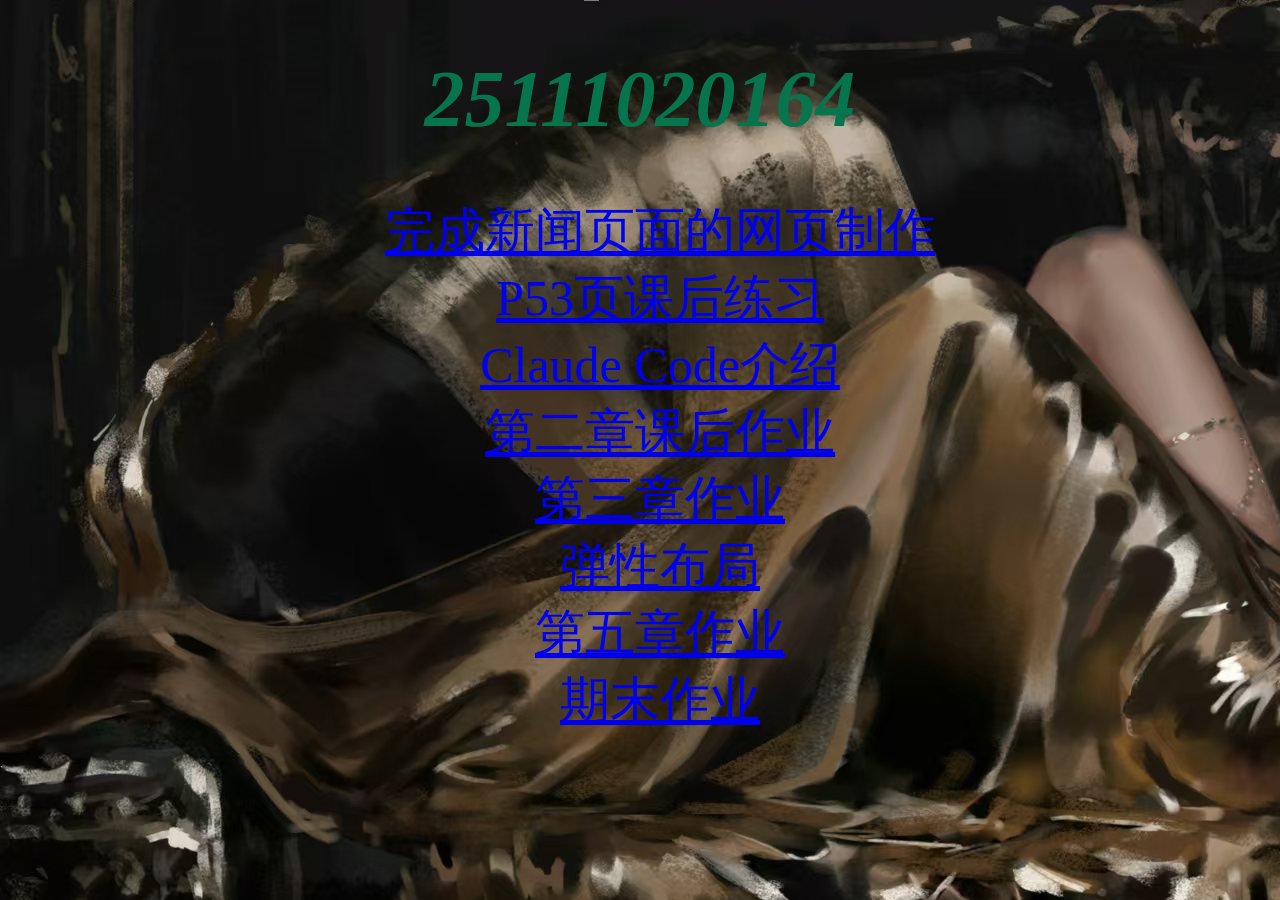
<file: index.html>
<!DOCTYPE html>
<html lang="en">
<head>
    <meta charset="UTF-8">
    <meta name="viewport" content="width=device-width, initial-scale=1.0">
    <title>作业</title>
    <style>
        body{
            background-image: url(./g.jpg);
        }
        #a{
            h1{
                font-size: 80px;
            }
            text-align: center;
            ol{
                list-style: none;
                li{
                    font-size: 50px;
                }
            }
        }
    </style>
</head>
<body>
    <div id="a">
        <h1 style="color: rgb(6, 116, 77);"><i>25111020164</i></h1>
    <ol style="font-family: 楷体;color: rgb(255, 174, 0);">
        <li>
            <a href="./作业/HW-1/a.html">完成新闻页面的网页制作</a>
        </li>
        <li>
            <a href="./作业/HW-2/zuoye.html">P53页课后练习</a>
        </li>
        <li>
            <a href="./作业/HW-3/css.html">Claude Code介绍</a>
        </li>
        <li>
            <a href="./作业/HW-4/taidu.html">第二章课后作业</a>
        </li>
        <li>
            <a href="./作业/HW-5/hezi.html">第三章作业</a>
        </li>
        <li>
            <a href="./作业/HW-6/float.html">弹性布局</a>
        </li>
        <li>
            <a href="./作业/HW-7/user.html">第五章作业</a>
        </li>
        <li>
            <a href="./作业/期末大作业/首页.html">期末作业</a>
        </li>
    </ol>
    </div>
    
</body>
</html>
</file>
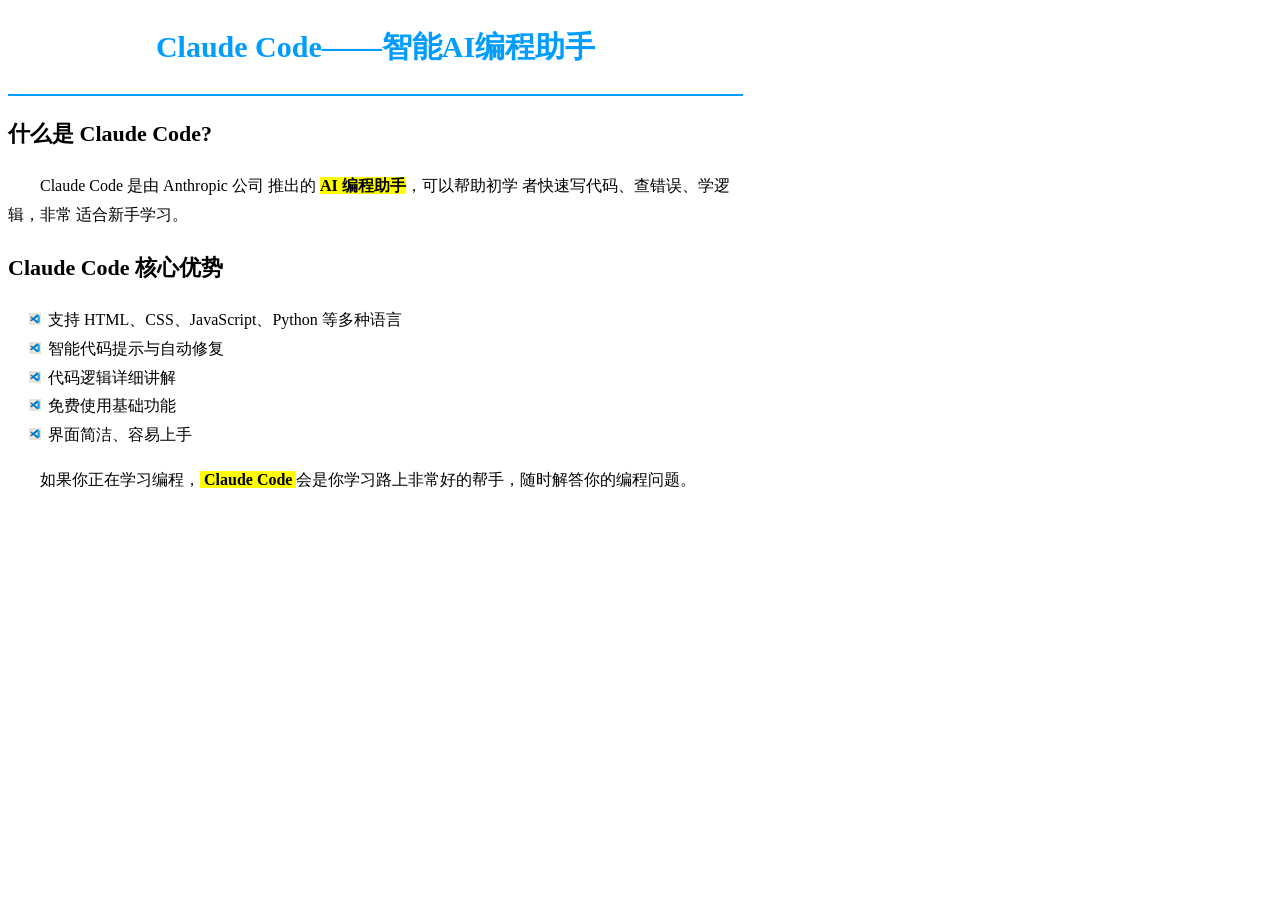
<file: 作业/HW-3/css.html>
<!DOCTYPE html>
<html lang="en">
<head>
    <meta charset="UTF-8">
    <meta name="viewport" content="width=device-width, initial-scale=1.0">
    <title>Claude Code介绍</title>
    <style>
        *{
            line-height: 1.8;
            width: 735px;
        }
        h1{
            text-align: center;
            color: rgb(0, 157, 255);
            font-size: 30px;
        }
        h2{
            font-size: 22px;
        }
        p{
            font-size: 16px;
            text-indent: 2em;
        }
        ul{
            list-style: none;
            list-style-image: url(./vs.jpg);
        }
        #h{
            border: none;
            height: 2px;
            background-color: rgb(0, 157,255);
        }
        .CC{
            background-color: rgb(255, 255, 0);
            font-weight: bold;
        }
    </style>
</head>
<body>
    <h1>Claude Code——智能AI编程助手</h1>
       <hr id="h">
    <h2>什么是 Claude Code?</h2>
    <p>
        Claude Code 是由 Anthropic 公司
        推出的 <span class="CC">AI 编程助手</span>，可以帮助初学
        者快速写代码、查错误、学逻辑，非常
        适合新手学习。
    </p>
    <h2>Claude Code 核心优势</h2>
    <ul>
        <li>
            支持 HTML、CSS、JavaScript、Python 等多种语言
        </li>
        <li>
            智能代码提示与自动修复

        </li>
        <li>
            代码逻辑详细讲解
        </li>
        <li>
            免费使用基础功能
        </li>
        <li>
            界面简洁、容易上手
        </li>
    </ul>
    <p>
        如果你正在学习编程，<span class="CC"> Claude Code </span>会是你学习路上非常好的帮手，随时解答你的编程问题。
    </p>
</body>
</html>
</file>
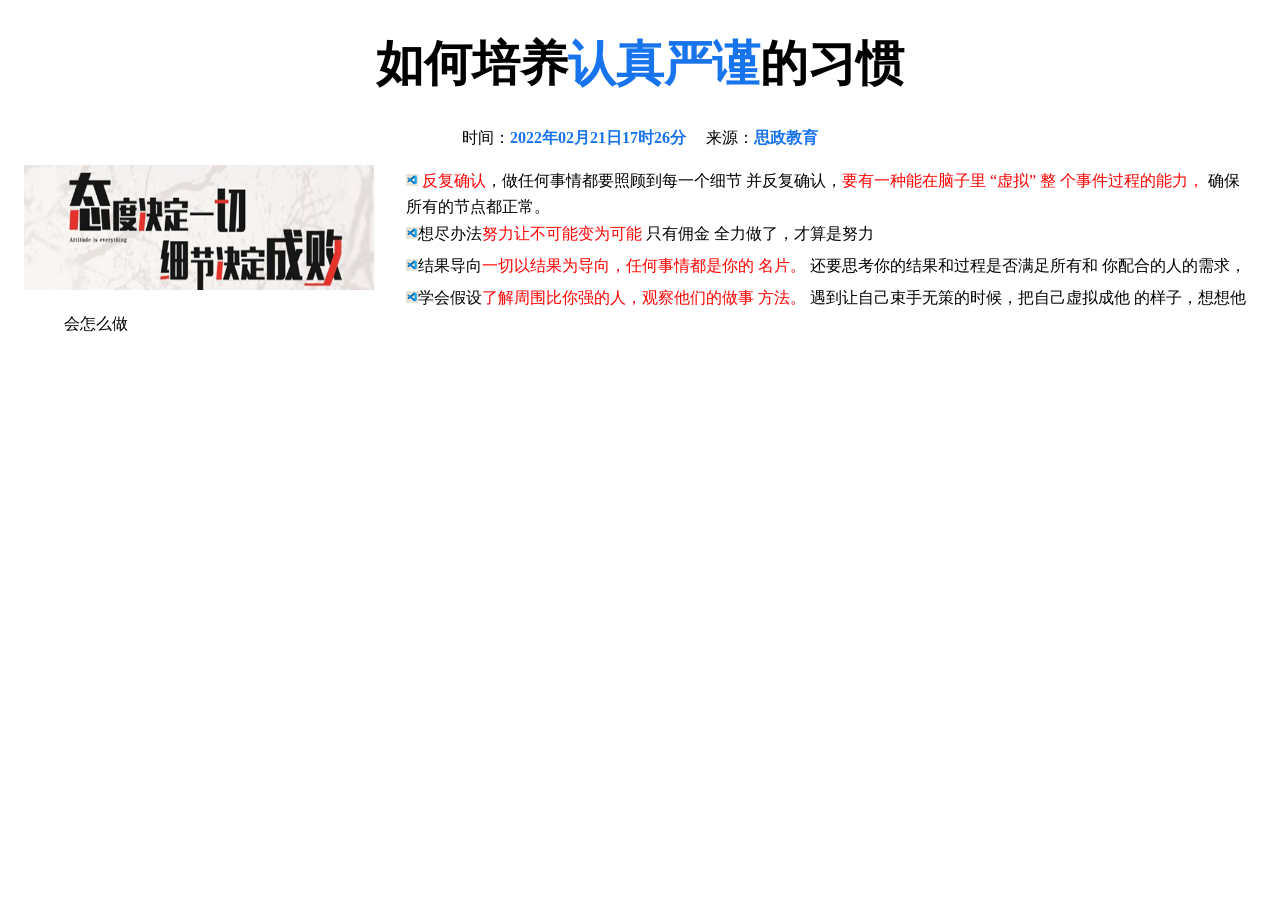
<file: 作业/HW-4/taidu.html>
<!DOCTYPE html>
<html lang="en">
<head>
    <meta charset="UTF-8">
    <meta name="viewport" content="width=device-width, initial-scale=1.0">
    <title>第二章课后作业</title>
    <style>
        #d1{
            text-align: center;
            h1{
                font-family: 楷体;
                font-size: 3em;
            }
            p{
                font-family: 宋体;
            }
            p>span{
                font-weight:bold;
            }
        }
        #d1 span{
            color: rgb(24, 116, 236);
        }
        #d2{
            
            margin: 1em;
            dl>dd:before {
                content: url(./vs.jpg);
                line-height: 2em;
            }
            img{
                margin-right: 2em;
                width: 350px;
                height: 125px;
                float: left;
            }
        }
        #d2 span{
            color: red;
        }
    </style>
</head>
<body>
    <div id="d1">
        <h1>如何培养<span>认真严谨</span>的习惯</h1>
        <p>
            时间：<span>2022年02月21日17时26分</span> &emsp;来源：<span>思政教育</span> 
        </p>
    </div>
    <div id="d2">
        <img src="./tai.jpg" alt="">
        <dl>
            <dd>
                <span>反复确认</span>，做任何事情都要照顾到每一个细节
                并反复确认，<span>要有一种能在脑子里 “虚拟” 整
                个事件过程的能力，</span> 确保所有的节点都正常。
            </dd>
            <dd>想尽办法<span>努力让不可能变为可能</span> 只有佣金
                全力做了，才算是努力
            </dd>
            <dd>结果导向<span>一切以结果为导向，任何事情都是你的
                名片。</span> 还要思考你的结果和过程是否满足所有和
                你配合的人的需求，
            </dd>
            <dd>学会假设<span>了解周围比你强的人，观察他们的做事
                方法。</span> 遇到让自己束手无策的时候，把自己虚拟成他
                的样子，想想他会怎么做
            </dd>
        </dl>
    </div>
    
</body>
</html>
</file>
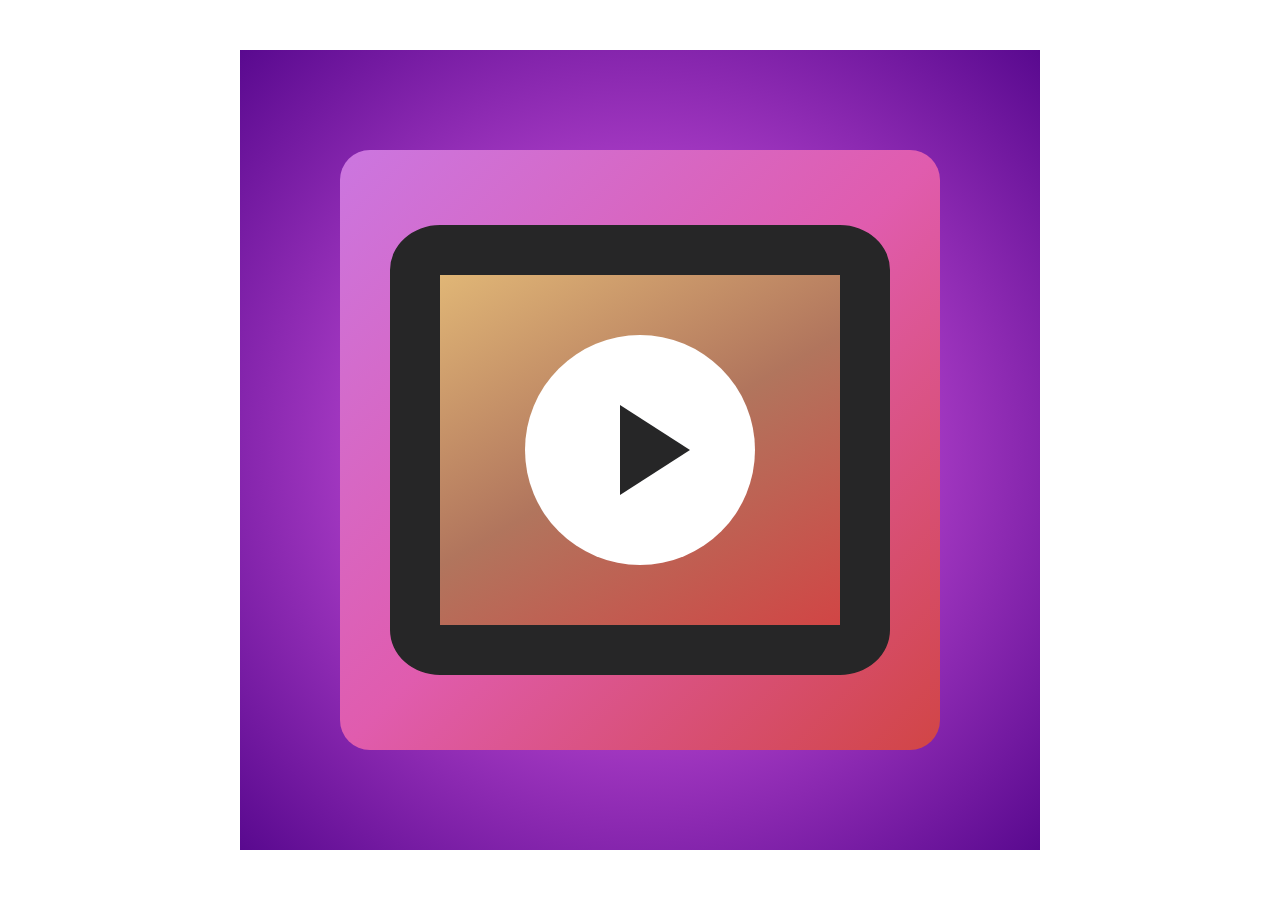
<file: 作业/HW-5/hezi.html>
<!DOCTYPE html>
<html lang="en">
<head>
    <meta charset="UTF-8">
    <meta name="viewport" content="width=device-width, initial-scale=1.0">
    <title>Document</title>
    <link rel="stylesheet" href="./sheji.css">
 
</head>
<body>
    <div id="a">
        <div id="b">
            <div id="c">
                <div id="d">
                    <div id="e"></div>
                </div>
            </div>
        </div>
    </div>
    
</body>
</html>
</file>
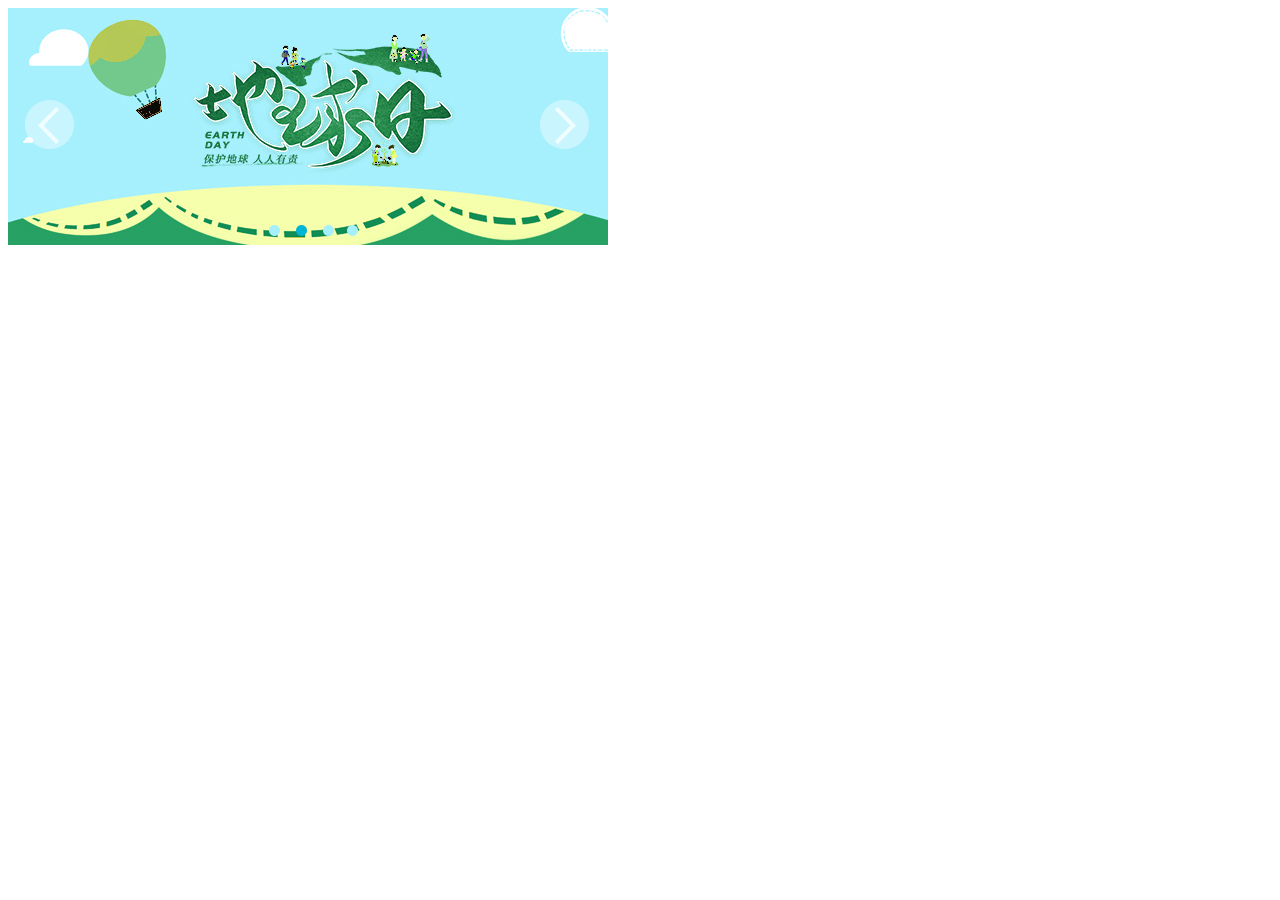
<file: 作业/HW-6/float.html>
<!DOCTYPE html>
<html lang="en">
<head>
    <meta charset="UTF-8">
    <meta name="viewport" content="width=device-width, initial-scale=1.0">
    <title>Document</title>
    <style>
        .all{
            width: 600px;
            height: 250px;
            background: url(./images/banner1.jpg) no-repeat;
        }
        #left{
            width: 50px;
            height: 50px;
            background:url(./images/arrow1.png) no-repeat;
            position: absolute;
            top: 100px;
            left: 25px;
            float: left;
        }
        #right{
            width: 50px;
            height: 50px;
            background:url(./images/arrow2.png) no-repeat;
            position: absolute;
            top: 100px;
            left: 540px;
            float: right;
        }
        #bottom{
            width: 600px;
            height: 50px;
            position: absolute;
            top: 200px;
        }
        #center1{
            width: 100px;
            height: 50px;
            background:url(./images/point1.png) no-repeat;
            position: absolute;
            top: 50%;
            left: 43.5%;
        }
        #center2{
            width: 100px;
            height: 50px;
            background:url(./images/point2.png) no-repeat;
            position: absolute;
            top: 50%;
            left: 48%;
        }
        #center3{
            width: 100px;
            height: 50px;
            background:url(./images/point1.png) no-repeat;
            position: absolute;
            top: 50%;
            left: 52.5%;
        }#center4{
            width: 100px;
            height: 50px;
            background:url(./images/point1.png) no-repeat;
            position: absolute;
            top: 50%;
            left: 56.5%;
        }
    </style>
</head>
<body>
    <div class="all">
        <div id="left"></div>
        <div id="right"></div>
        <div id="bottom">
            <div id="center1"></div>
            <div id="center2"></div>
            <div id="center3"></div>
            <div id="center4"></div>
        </div>
        

    </div>
</body>
</html>
</file>
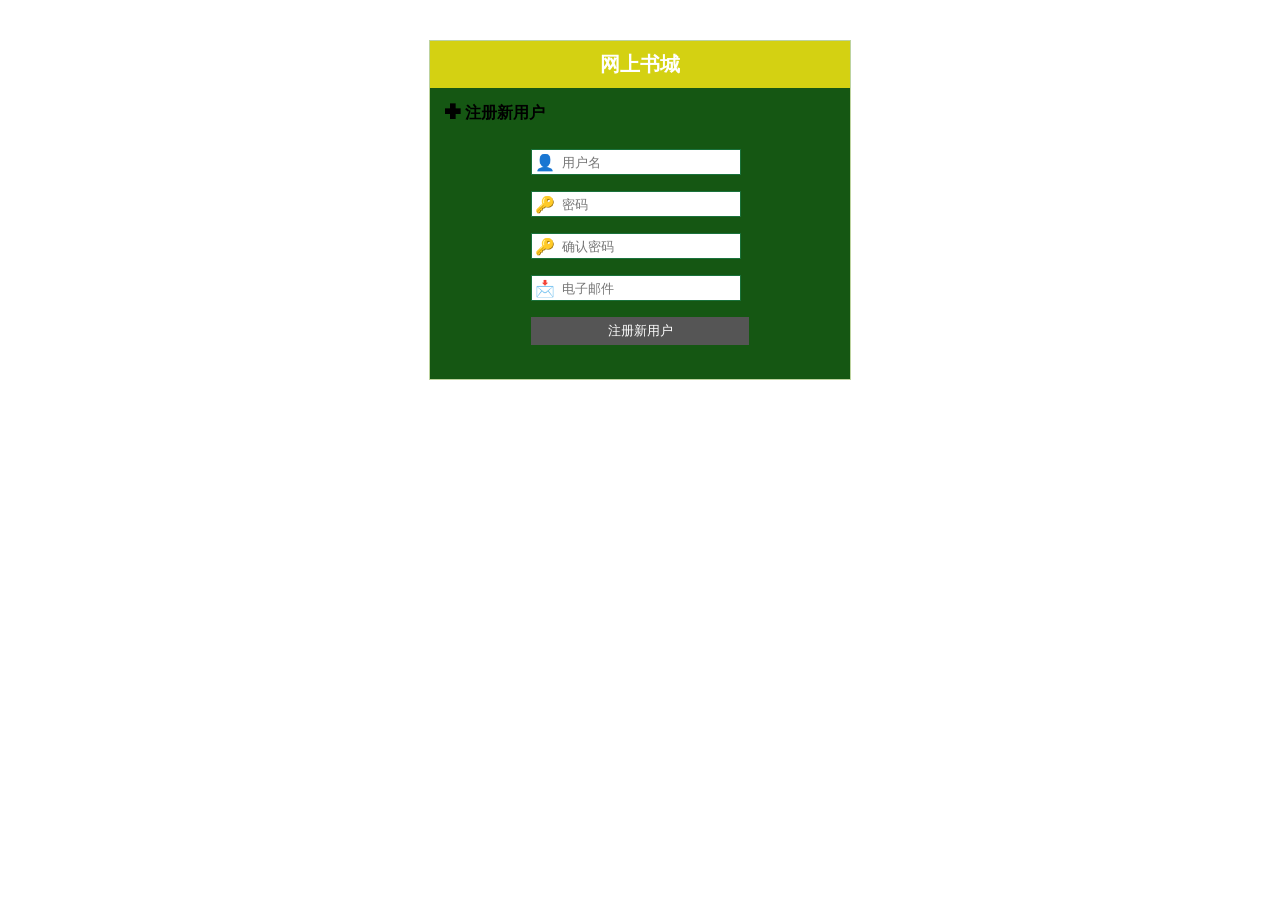
<file: 作业/HW-7/user.html>
<!DOCTYPE html>
<html lang="zh-CN">
<head>
    <meta charset="UTF-8">
    <title>网上书城-注册</title>
    <style>
       
        .wrap {
            width: 420px;
            margin: 40px auto;
            border: 1px solid #bdd39f;
        }
        
        .biaoti {
            background-color: #d4d112;
            padding: 10px;
            text-align: center;
        }
        .biaoti h2 {
            color: #ffffff;
            margin: 0;
            font-size: 20px;
        }
      
        .zhuce {
            background: #155713;
            padding: 15px;
        }
        h3 {
            margin-top: 0;
            font-size: 16px;
        }
        table {
            margin: 10px auto;
        }
        td {
            padding: 7px 4px;
        }
       
        .shurukaung {
            position: relative;
        }
      
        .shurukaung .xiaotu {
            position: absolute;
            left: 8px;
            top: 50%;
            transform: translateY(-50%);
            pointer-events: none;
        }
        
        .shurukaung input {
            width: 210px;
            height: 26px;
            border: 1px solid #1a723c;
            padding-left: 30px;
            box-sizing: border-box;
        }
      
        .submit-btn {
            width: 218px;
            height: 28px;
            background: #555555;
            color: white;
            border: none;
        }
    </style>
</head>
<body>
<div class="wrap">
    
    <div class="biaoti">
        <h2>网上书城</h2>
    </div>
    <div class="zhuce">
        <h3>✚ 注册新用户</h3>
        <form>
            <table>
                <tr>
                    <td class="shurukaung">
                        <span class="xiaotu">👤</span>
                        <input type="text" placeholder="用户名">
                    </td>
                </tr>
                <tr>
                    <td class="shurukaung">
                        <span class="xiaotu">🔑</span>
                        <input type="password" placeholder="密码">
                    </td>
                </tr>
                <tr>
                    <td class="shurukaung">
                        <span class="xiaotu">🔑</span>
                        <input type="password" placeholder="确认密码">
                    </td>
                </tr>
                <tr>
                    <td class="shurukaung">
                        <span class="xiaotu">📩</span>
                        <input type="email" placeholder="电子邮件">
                    </td>
                </tr>
                <tr>
                    <td>
                        <input class="submit-btn" type="submit" value="注册新用户">
                    </td>
                </tr>
            </table>
        </form>
    </div>
</div>
</body>
</html>
</file>
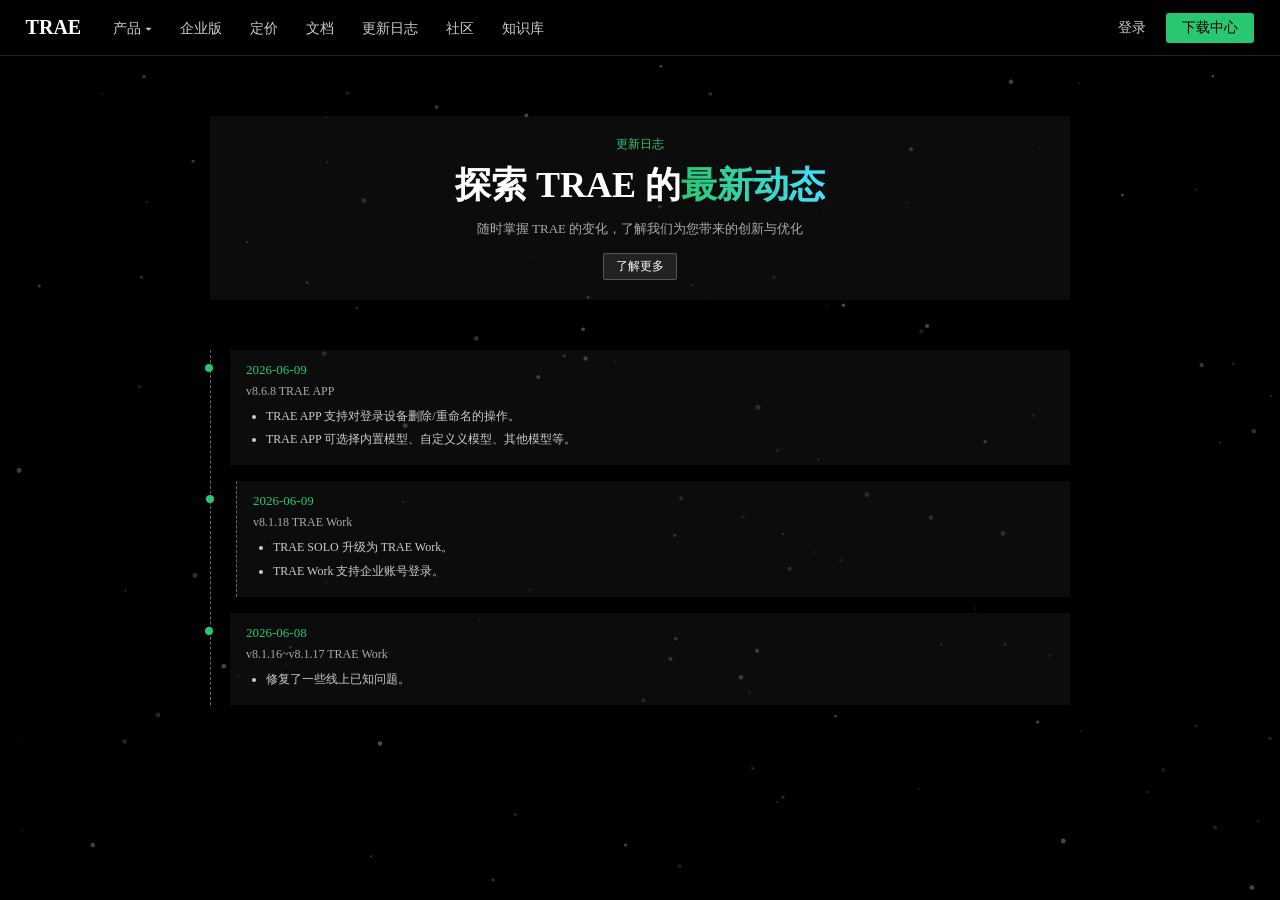
<file: 作业/期末大作业/changelog.html>
<!DOCTYPE html>
<html lang="zh-CN">
<head>
    <meta charset="UTF-8">
    <meta name="viewport" content="width=device-width, initial-scale=1.0">
    <title>更新日志 - TRAE</title>
    <style>
        * {
            margin: 0;
            padding: 0;
            box-sizing: border-box;
            list-style: none;
            text-decoration: none;
            font-family: "宋体", SimSun, serif;
        }
        /* 全局点阵粒子背景，和其他页面统一 */
        #particles {
            position: fixed;
            top: 0;
            left: 0;
            width: 100%;
            height: 100%;
            z-index: 0;
            pointer-events: none;
        }
        body {
            background-color: #000000;
            color: #ffffff;
            padding-top: 56px;
            min-height: 100vh;
            position: relative;
        }
        /* ① 顶部导航栏 固定布局，和首页/定价页/Work页导航统一 */
        header {
            position: fixed;
            top: 0;
            left: 0;
            width: 100%;
            height: 56px;
            background-color: #000;
            border-bottom: 1px solid #222;
            z-index: 999;
        }
        .nav-container {
            width: 96%;
            max-width: 1440px;
            height: 100%;
            margin: 0 auto;
            display: flex;
            align-items: center;
            justify-content: space-between;
        }
        .nav-left {
            display: flex;
            align-items: center;
            gap: 32px;
        }
        .logo {
            font-size: 20px;
            font-weight: bold;
            color: #fff;
        }
        .nav-menu {
            display: flex;
            align-items: center;
            gap: 28px;
        }
        .menu-item {
            position: relative;
            height: 56px;
            line-height: 56px;
        }
        .menu-item > a {
            color: #cccccc;
            font-size: 14px;
        }
        .menu-item > a:hover {
            color: #fff;
        }
        .product-dropdown {
            display: none;
            position: absolute;
            top: 56px;
            left: 0;
            width: 180px;
            background-color: #111;
            border: 1px solid #333;
            border-radius: 4px;
        }
        .product-dropdown li {
            padding: 10px 16px;
        }
        .product-dropdown li a {
            color: #ccc;
            font-size: 14px;
            display: block;
        }
        .product-dropdown li:hover {
            background-color: #222;
        }
        .product-item:hover .product-dropdown {
            display: block;
        }
        .nav-right {
            display: flex;
            align-items: center;
            gap: 20px;
        }
        .login-btn {
            color: #ccc;
            font-size: 14px;
        }
        .download-btn {
            padding: 6px 16px;
            background-color: #29c870;
            color: #000;
            font-size: 14px;
            border-radius: 3px;
        }
        /* 页面主体容器 */
        .wrap {
            position: relative;
            z-index: 1;
            max-width: 900px;
            margin: 60px auto 0;
            padding: 0 20px;
            display: flex;
            flex-direction: column;
            gap: 50px;
        }
        /* ② 顶部标题区域 */
        .title-box {
            text-align: center;
            padding: 20px 30px;
            background: rgba(40,40,40,0.3);
        }
        .top-tag {
            font-size: 12px;
            color: #29c870;
            margin-bottom: 8px;
        }
        .main-title {
            font-size: 36px;
            margin-bottom: 10px;
        }
        /* 最新动态 渐变文字 */
        .gradient-text {
            background: linear-gradient(90deg, #29c870, #42e0ff);
            -webkit-background-clip: text;
            color: transparent;
        }
        .sub-desc {
            font-size: 13px;
            color: #aaa;
            margin-bottom: 15px;
        }
        .more-btn {
            padding: 4px 12px;
            background: #222;
            color: #fff;
            border: 1px solid #555;
            border-radius: 2px;
            font-size: 12px;
            cursor: pointer;
        }
        /* ③④ 更新日志列表容器 */
        .log-list {
            display: flex;
            flex-direction: column;
            gap: 16px;
            padding-left: 20px;
            position: relative;
        }
        /* ========== 左侧整根竖线：改成虚线 border-style: dashed ========== */
        .log-list::before {
            content: "";
            position: absolute;
            left: 0;
            top: 0;
            bottom: 0;
            width: 1px;
            background: none;
            border-left: 1px dashed #666;
            z-index: 1;
        }
        /* 普通日志项 正常样式 */
        .log-item {
            padding: 12px 16px;
            background: rgba(40,40,40,0.3);
            position: relative;
            z-index: 2;
        }
        /* 中间条目左侧虚线（你截图圈的那条） */
        .log-item.dash-left {
            margin-left: 6px;
            padding-left: 16px;
            border-left: 1px dashed #666;
            z-index: 3;
        }
        .log-date {
            font-size: 13px;
            color: #29c870;
            margin-bottom: 6px;
        }
        .log-version {
            font-size: 12px;
            color: #aaa;
            margin-bottom: 8px;
        }
        .log-feature {
            padding-left: 20px;
        }
        .log-feature li {
            font-size: 12px;
            color: #ccc;
            line-height: 1.6;
            list-style: disc;
            margin: 4px 0;
        }
        /* 左侧绿色圆点 */
        .log-item::before {
            content: "";
            position: absolute;
            left: -25px;
            top: 14px;
            width: 8px;
            height: 8px;
            border-radius: 50%;
            background: #29c870;
        }
        /* 虚线条目圆点同步右移对齐 */
        .log-item.dash-left::before {
            left: -31px;
        }
    </style>
</head>
<body>
    <!-- 全局粒子背景 -->
    <canvas id="particles"></canvas>
    <!-- ① 顶部导航栏 -->
    <header>
        <div class="nav-container">
            <div class="nav-left">
                <a href="首页.html" class="logo">TRAE</a >
                <ul class="nav-menu">
                    <li class="menu-item product-item">
                        <a href="#">产品 ▾</a >
                        <ul class="product-dropdown">
                            <li><a href="trae work.html">TRAE Work</a ></li>
                            <li><a href="#">TRAE IDE</a ></li>
                            <li><a href="#">TRAE 插件</a ></li>
                        </ul>
                    </li>
                    <li class="menu-item"><a href="#">企业版</a ></li>
                    <li class="menu-item"><a href="price.html">定价</a ></li>
                    <li class="menu-item"><a href="#">文档</a ></li>
                    <li class="menu-item"><a href="changelog.html">更新日志</a ></li>
                    <li class="menu-item"><a href="#">社区</a ></li>
                    <li class="menu-item"><a href="#">知识库</a ></li>
                </ul>
            </div>
            <div class="nav-right">
                <span class="login-btn">登录</span>
                <a href="#" class="download-btn">下载中心</a >
            </div>
        </div>
    </header>

    <!-- 页面主体内容 -->
    <div class="wrap">
        <!-- ② 标题区域 -->
        <div class="title-box">
            <div class="top-tag">更新日志</div>
            <h2 class="main-title">探索 TRAE 的<span class="gradient-text">最新动态</span></h2>
            <p class="sub-desc">随时掌握 TRAE 的变化，了解我们为您带来的创新与优化</p >
            <button class="more-btn">了解更多</button>
        </div>

        <!-- 更新日志列表 -->
        <div class="log-list">
            <!-- 第一条：正常 -->
            <div class="log-item">
                <div class="log-date">2026-06-09</div>
                <div class="log-version">v8.6.8  TRAE APP</div>
                <ul class="log-feature">
                    <li>TRAE APP 支持对登录设备删除/重命名的操作。</li>
                    <li>TRAE APP 可选择内置模型、自定义义模型、其他模型等。</li>
                </ul>
            </div>

            <!-- 第二条（你圈出来的区域）：左侧虚线 -->
            <div class="log-item dash-left">
                <div class="log-date">2026-06-09</div>
                <div class="log-version">v8.1.18  TRAE Work</div>
                <ul class="log-feature">
                    <li>TRAE SOLO 升级为 TRAE Work。</li>
                    <li>TRAE Work 支持企业账号登录。</li>
                </ul>
            </div>

            <!-- 第三条：正常 -->
            <div class="log-item">
                <div class="log-date">2026-06-08</div>
                <div class="log-version">v8.1.16~v8.1.17  TRAE Work</div>
                <ul class="log-feature">
                    <li>修复了一些线上已知问题。</li>
                </ul>
            </div>
        </div>
    </div>

    <!-- 粒子背景JS -->
    <script>
        const canvas = document.getElementById('particles');
        const ctx = canvas.getContext('2d');
        function setCanvasSize() {
            canvas.width = window.innerWidth;
            canvas.height = window.innerHeight;
        }
        setCanvasSize();
        window.addEventListener('resize', setCanvasSize);
        const particles = [];
        const particleNum = Math.floor(window.innerWidth / 10);
        for (let i = 0; i < particleNum; i++) {
            particles.push({
                x: Math.random() * canvas.width,
                y: Math.random() * canvas.height,
                size: Math.random() * 2 + 0.5,
                speedX: (Math.random() - 0.5) * 0.3,
                speedY: (Math.random() - 0.5) * 0.3,
                color: `rgba(110, 110, 110, ${Math.random() * 0.5 + 0.2})`
            });
        }
        function render() {
            ctx.clearRect(0, 0, canvas.width, canvas.height);
            particles.forEach(p => {
                ctx.beginPath();
                ctx.arc(p.x, p.y, p.size, 0, Math.PI * 2);
                ctx.fillStyle = p.color;
                ctx.fill();
                p.x += p.speedX;
                p.y += p.speedY;
                if (p.x < 0 || p.x > canvas.width) p.speedX *= -1;
                if (p.y < 0 || p.y > canvas.height) p.speedY *= -1;
            });
            requestAnimationFrame(render);
        }
        render()
    </script>
</body>
</html>
</file>
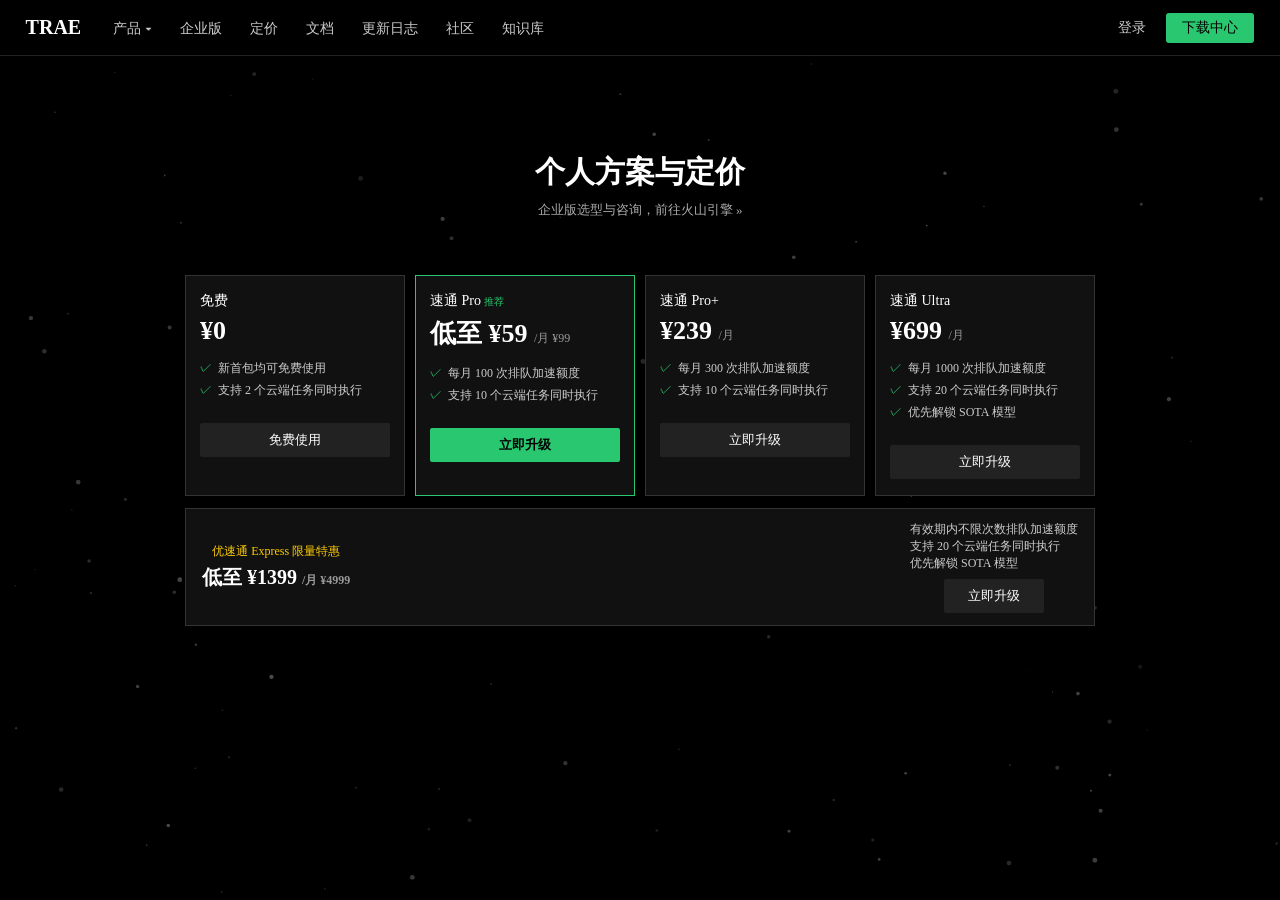
<file: 作业/期末大作业/price.html>
<!DOCTYPE html>
<html lang="zh-CN">
<head>
    <meta charset="UTF-8">
    <meta name="viewport" content="width=device-width, initial-scale=1.0">
    <title>TRAE - 定价页面</title>
    <style>
        * {
            margin: 0;
            padding: 0;
            box-sizing: border-box;
            list-style: none;
            text-decoration: none;
            font-family: "宋体", SimSun, serif;
        }
        /* 全局点阵背景 */
        #particles {
            position: fixed;
            top: 0;
            left: 0;
            width: 100%;
            height: 100%;
            z-index: 0;
            pointer-events: none;
        }
        body {
            background-color: #000000;
            color: #ffffff;
            padding-top: 56px;
            min-height: 100vh;
            position: relative;
        }
        /* ① 顶部导航栏 固定+Flex布局（得分点1） */
        header {
            position: fixed;
            top: 0;
            left: 0;
            width: 100%;
            height: 56px;
            background-color: #000;
            border-bottom: 1px solid #222;
            z-index: 999;
        }
        .nav-container {
            width: 96%;
            max-width: 1440px;
            height: 100%;
            margin: 0 auto;
            display: flex;
            align-items: center;
            justify-content: space-between;
        }
        .nav-left {
            display: flex;
            align-items: center;
            gap: 32px;
        }
        .logo {
            font-size: 20px;
            font-weight: bold;
            color: #fff;
        }
        .nav-menu {
            display: flex;
            align-items: center;
            gap: 28px;
        }
        .menu-item {
            position: relative;
            height: 56px;
            line-height: 56px;
        }
        .menu-item > a {
            color: #cccccc;
            font-size: 14px;
        }
        .menu-item > a:hover {
            color: #fff;
        }
        /* 产品下拉菜单 */
        .product-dropdown {
            display: none;
            position: absolute;
            top: 56px;
            left: 0;
            width: 180px;
            background-color: #111;
            border: 1px solid #333;
            border-radius: 4px;
        }
        .product-dropdown li {
            padding: 10px 16px;
        }
        .product-dropdown li a {
            color: #ccc;
            font-size: 14px;
            display: block;
        }
        .product-dropdown li:hover {
            background-color: #222;
        }
        .product-item:hover .product-dropdown {
            display: block;
        }
        .nav-right {
            display: flex;
            align-items: center;
            gap: 20px;
        }
        .login-btn {
            color: #ccc;
            font-size: 14px;
        }
        .download-btn {
            padding: 6px 16px;
            background-color: #29c870;
            color: #000;
            font-size: 14px;
            border-radius: 3px;
        }
        /* 定价页面主体容器 */
        .price-wrap {
            position: relative;
            z-index: 1;
            max-width: 1440px;
            margin: 80px auto 0;
            padding: 0 20px;
            text-align: center;
        }
        /* ② 标题区域（得分点2） 已删除红框border */
        .price-title-box {
            display: inline-block;
            padding: 16px 32px;
            margin-bottom: 40px;
        }
        .price-main-title {
            font-size: 30px;
            font-weight: bold;
            margin-bottom: 8px;
        }
        .price-sub-text {
            font-size: 13px;
            color: #aaa;
        }
        /* ③ 定价卡片容器 Flex横向布局（得分点3） */
        .price-card-container {
            display: flex;
            justify-content: center;
            gap: 10px;
            flex-wrap: wrap;
        }
        .price-card {
            flex: 1;
            min-width: 180px;
            max-width: 220px;
            background: #111;
            border: 1px solid #333;
            padding: 16px 14px;
            text-align: left;
            position: relative;
        }
        /* Pro套餐绿色高亮边框 */
        .price-card.pro-card {
            border: 1px solid #29c870;
        }
        .card-plan-name {
            font-size: 14px;
            margin-bottom: 6px;
        }
        .card-price {
            font-size: 26px;
            font-weight: bold;
            margin-bottom: 12px;
        }
        .card-price small {
            font-size: 12px;
            color: #999;
            font-weight: normal;
        }
        .card-feature-list {
            margin: 14px 0 24px;
        }
        .card-feature-list li {
            font-size: 12px;
            color: #ccc;
            margin: 5px 0;
            display: flex;
            gap: 6px;
        }
        .card-feature-list li::before {
            content: "✓";
            color: #29c870;
        }
        .card-btn {
            width: 100%;
            padding: 8px 0;
            border: none;
            border-radius: 2px;
            cursor: pointer;
            font-size: 13px;
        }
        .card-btn.green {
            background: #29c870;
            color: #000;
            font-weight: bold;
        }
        .card-btn.dark {
            background: #222;
            color: #fff;
        }
        /* 底部优速通横向通栏卡片 */
        .bottom-banner-card {
            width: 100%;
            max-width: calc(220px * 4 + 30px);
            margin-top: 12px;
            display: flex;
            justify-content: space-between;
            align-items: center;
            padding: 12px 16px;
            background: #111;
            border:1px solid #333;
        }
        .banner-left .tag {
            font-size:12px;
            color:#ffcc00;
        }
        .banner-price {
            font-size:20px;
            font-weight:bold;
            margin-top:4px;
        }
        .banner-price small {
            font-size:12px;
            color:#999;
        }
    </style>
</head>
<body>
    <!-- 全局动态点阵背景 -->
    <canvas id="particles"></canvas>
    <!-- ① 顶部导航栏 -->
    <header>
        <div class="nav-container">
            <div class="nav-left">
                <a href="首页.html" class="logo">TRAE</a >
                <ul class="nav-menu">
                    <li class="menu-item product-item">
                        <a href="#">产品 ▾</a >
                        <ul class="product-dropdown">
                            <li><a href="trae work.html">TRAE Work</a ></li>
                            <li><a href="#">TRAE IDE</a ></li>
                            <li><a href="#">TRAE 插件</a ></li>
                        </ul>
                    </li>
                    <li class="menu-item"><a href="#">企业版</a ></li>
                    <li class="menu-item"><a href="price.html">定价</a ></li>
                    <li class="menu-item"><a href="#">文档</a ></li>
                    <li class="menu-item"><a href="changelog.html">更新日志</a ></li>
                    <li class="menu-item"><a href="#">社区</a ></li>
                    <li class="menu-item"><a href="#">知识库</a ></li>
                </ul>
            </div>
            <div class="nav-right">
                <a href="#" class="login-btn">登录</a >
                <a href="#" class="download-btn">下载中心</a >
            </div>
        </div>
    </header>
    <!-- 定价页面主体 -->
    <div class="price-wrap">
        <!-- ② 标题区域 -->
        <div class="price-title-box">
            <h2 class="price-main-title">个人方案与定价</h2>
            <p class="price-sub-text">企业版选型与咨询，前往火山引擎 »</p >
        </div>
        <!-- ③ Flex 横向定价卡片区域 -->
        <div class="price-card-container">
            <!-- 免费套餐 -->
            <div class="price-card">
                <div class="card-plan-name">免费</div>
                <div class="card-price">¥0</div>
                <ul class="card-feature-list">
                    <li>新首包均可免费使用</li>
                    <li>支持 2 个云端任务同时执行</li>
                </ul>
                <button class="card-btn dark">免费使用</button>
            </div>
            <!-- 速通Pro 高亮推荐 -->
            <div class="price-card pro-card">
                <div class="card-plan-name">速通 Pro <small style="color:#29c870;font-size:10px;">推荐</small></div>
                <div class="card-price">低至 ¥59 <small>/月 ¥99</small></div>
                <ul class="card-feature-list">
                    <li>每月 100 次排队加速额度</li>
                    <li>支持 10 个云端任务同时执行</li>
                </ul>
                <button class="card-btn green">立即升级</button>
            </div>
            <!-- 速通Pro+ -->
            <div class="price-card">
                <div class="card-plan-name">速通 Pro+</div>
                <div class="card-price">¥239 <small>/月</small></div>
                <ul class="card-feature-list">
                    <li>每月 300 次排队加速额度</li>
                    <li>支持 10 个云端任务同时执行</li>
                </ul>
                <button class="card-btn dark">立即升级</button>
            </div>
            <!-- 速通Ultra -->
            <div class="price-card">
                <div class="card-plan-name">速通 Ultra</div>
                <div class="card-price">¥699 <small>/月</small></div>
                <ul class="card-feature-list">
                    <li>每月 1000 次排队加速额度</li>
                    <li>支持 20 个云端任务同时执行</li>
                    <li>优先解锁 SOTA 模型</li>
                </ul>
                <button class="card-btn dark">立即升级</button>
            </div>
        </div>
        <!-- 底部优速通通栏卡片 -->
        <div class="bottom-banner-card" style="max-width:calc(220px * 4 + 30px);margin:12px auto 0;">
            <div class="banner-left">
                <div class="tag">优速通 Express 限量特惠</div>
                <div class="banner-price">低至 ¥1399 <small>/月 ¥4999</small></div>
            </div>
            <div class="banner-right">
                <ul style="text-align:left;font-size:12px;color:#ccc;line-height:1.4;">
                    <li>有效期内不限次数排队加速额度</li>
                    <li>支持 20 个云端任务同时执行</li>
                    <li>优先解锁 SOTA 模型</li>
                </ul>
                <button class="card-btn dark" style="width:100px;margin-top:8px;">立即升级</button>
            </div>
        </div>
    </div>
    <!-- 粒子点阵背景JS -->
    <script>
        const canvas = document.getElementById('particles');
        const ctx = canvas.getContext('2d');
        function setCanvasSize() {
            canvas.width = window.innerWidth;
            canvas.height = window.innerHeight;
        }
        setCanvasSize();
        window.addEventListener('resize', setCanvasSize);
        const particles = [];
        const particleNum = Math.floor(window.innerWidth / 10);
        for (let i = 0; i < particleNum; i++) {
            particles.push({
                x: Math.random() * canvas.width,
                y: Math.random() * canvas.height,
                size: Math.random() * 2 + 0.5,
                speedX: (Math.random() - 0.5) * 0.3,
                speedY: (Math.random() - 0.5) * 0.3,
                color: `rgba(110, 110, 110, ${Math.random() * 0.5 + 0.2})`
            });
        }
        function render() {
            ctx.clearRect(0, 0, canvas.width, canvas.height);
            particles.forEach(p => {
                ctx.beginPath();
                ctx.arc(p.x, p.y, p.size, 0, Math.PI * 2);
                ctx.fillStyle = p.color;
                ctx.fill();
                p.x += p.speedX;
                p.y += p.speedY;
                if (p.x < 0 || p.x > canvas.width) p.speedX *= -1;
                if (p.y < 0 || p.y > canvas.height) p.speedY *= -1;
            });
            requestAnimationFrame(render)
        }
        render();
    </script>
</body>
</html>
</file>
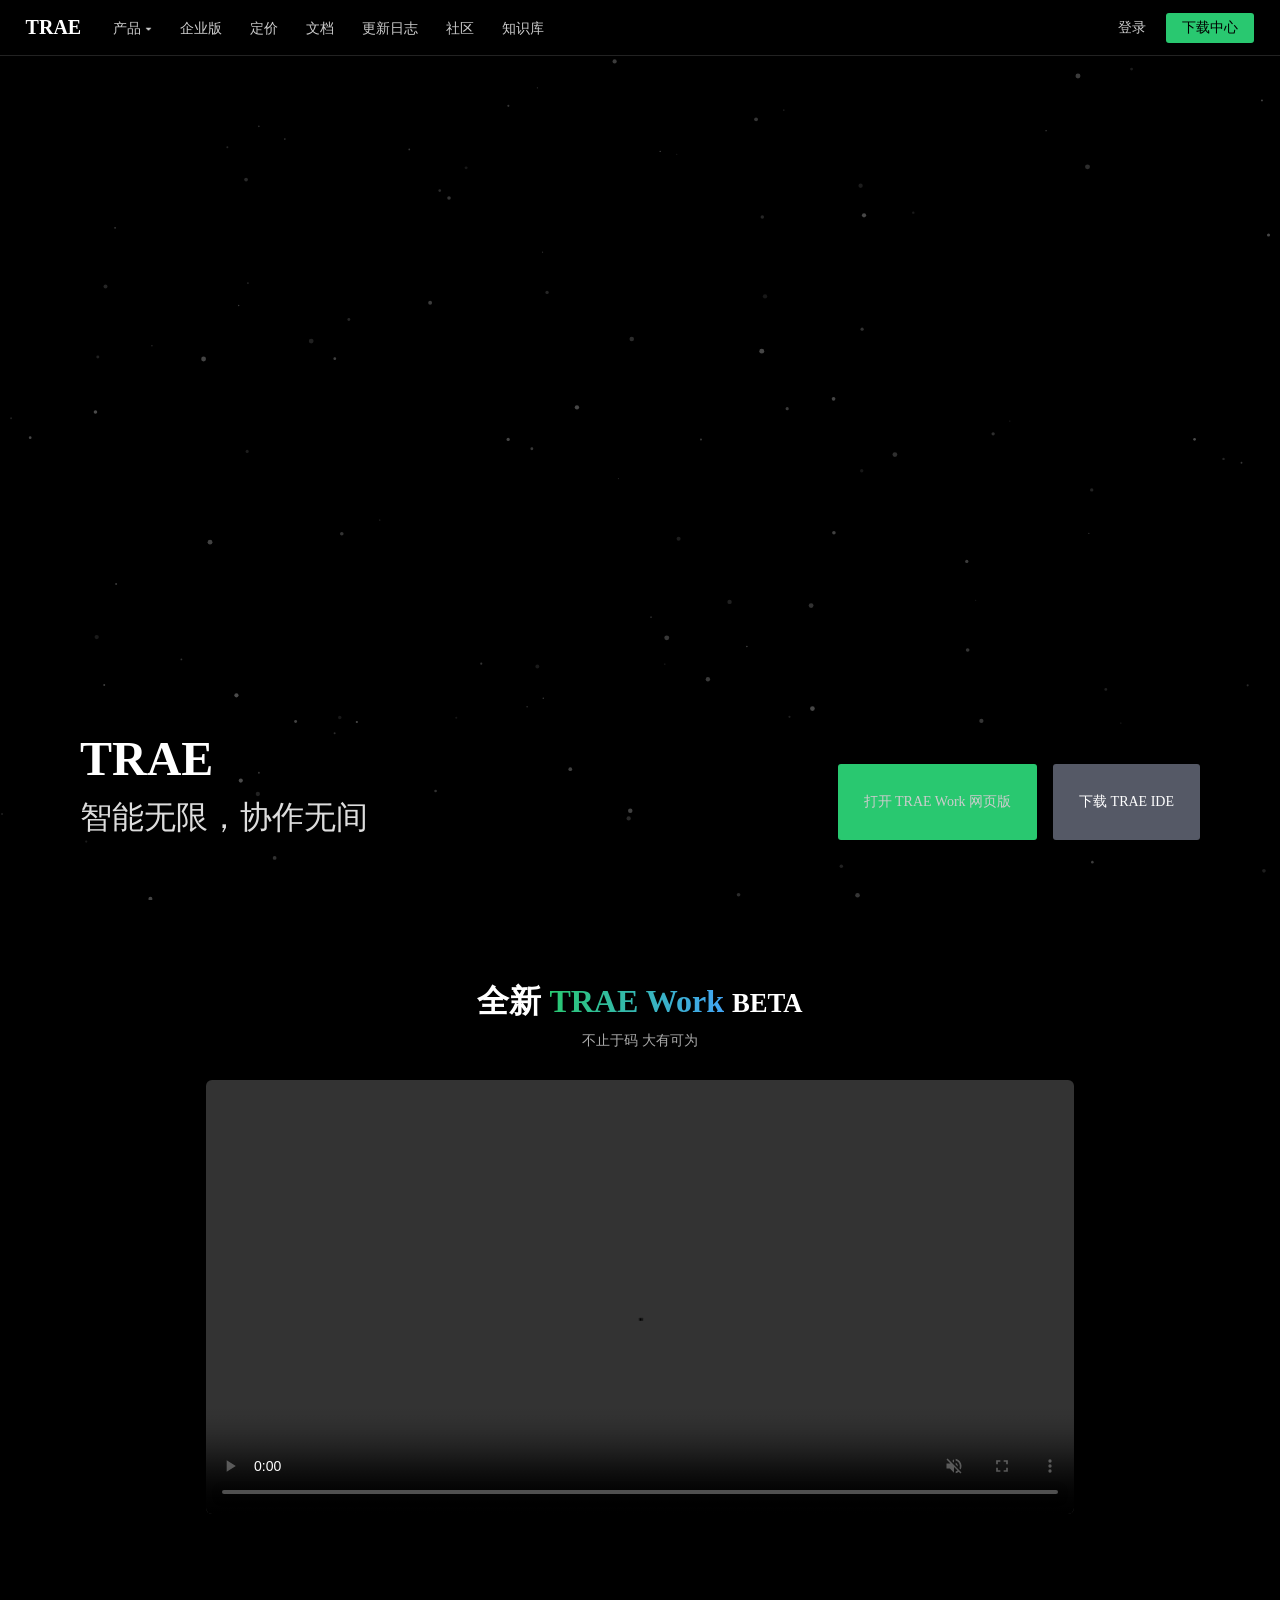
<file: 作业/期末大作业/首页.html>
<!DOCTYPE html>
<html lang="zh-CN">
<head>
    <meta charset="UTF-8">
    <meta name="viewport" content="width=device-width, initial-scale=1.0">
    <title>TRAE官网 - 首页</title>
    <style>
        * {
            margin: 0;
            padding: 0;
            box-sizing: border-box;
            list-style: none;
            text-decoration: none;
            font-family: "宋体", SimSun, serif;
        }
        /* 动态灰色点阵背景 */
        #particles {
            position: fixed;
            top: 0;
            left: 0;
            width: 100%;
            height: 100%;
            z-index: 0;
            pointer-events: none;
        }
        body {
            background-color: #000000;
            color: #ffffff;
            padding-top: 56px;
            min-height: 100vh;
            position: relative;
        }
        /* 顶部导航栏 固定+Flex布局 */
        header {
            position: fixed;
            top: 0;
            left: 0;
            width: 100%;
            height: 56px;
            background-color: #000;
            border-bottom: 1px solid #222;
            z-index: 999;
        }
        .nav-container {
            width: 96%;
            max-width: 1440px;
            height: 100%;
            margin: 0 auto;
            display: flex;
            align-items: center;
            justify-content: space-between;
        }
        .nav-left {
            display: flex;
            align-items: center;
            gap: 32px;
        }
        .logo {
            font-size: 20px;
            font-weight: bold;
            color: #fff;
        }
        .nav-menu {
            display: flex;
            align-items: center;
            gap: 28px;
        }
        .menu-item {
            position: relative;
            height: 56px;
            line-height: 56px;
        }
        .menu-item > a {
            color: #cccccc;
            font-size: 14px;
        }
        .menu-item > a:hover {
            color: #fff;
        }
        /* 产品下拉菜单 */
        .product-dropdown {
            display: none;
            position: absolute;
            top: 56px;
            left: 0;
            width: 180px;
            background-color: #111;
            border: 1px solid #333;
            border-radius: 4px;
        }
        .product-dropdown li {
            padding: 10px 16px;
        }
        .product-dropdown li a {
            color: #ccc;
            font-size: 14px;
            display: block;
        }
        .product-dropdown li:hover {
            background-color: #222;
        }
        .product-item:hover .product-dropdown {
            display: block;
        }
        .nav-right {
            display: flex;
            align-items: center;
            gap: 20px;
        }
        .login-btn {
            color: #ccc;
            font-size: 14px;
        }
        .download-btn {
            padding: 6px 16px;
            background-color: #29c870;
            color: #000;
            font-size: 14px;
            border-radius: 3px;
        }
        /* 首屏底部内容 左下文字，右下按钮 */
        .hero-section {
            height: calc(100vh - 56px);
            position: relative;
            z-index: 1;
        }
        .home-bottom-wrap {
            position: absolute;
            bottom: 60px;
            left: 0;
            width: 100%;
            padding: 0 80px;
            display: flex;
            justify-content: space-between;
            align-items: flex-end;
        }
        .home-left-text h1 {
            font-size: 48px;
            line-height: 1.2;
            margin-bottom: 8px;
        }
        .home-left-text p {
            font-size: 32px;
            color: #ddd;
        }
        .home-right-buttons {
            display: flex;
            gap: 16px;
        }
        .btn-green {
            padding: 10px 26px;
            background: #29c870;
            color: #000;
            border-radius: 3px;
            font-size: 14px;
            border: none;
            cursor: pointer;
        }
        .btn-gray {
            padding: 10px 26px;
            background: #555966;
            color: #fff;
            border-radius: 3px;
            font-size: 14px;
            border: none;
            cursor: pointer;
        }
        /* 下滑出现的 TRAE Work 区域 */
        .work-section {
            position: relative;
            z-index: 1;
            padding: 80px 20px;
            text-align: center;
        }
        /* 渐变标题 */
        .work-title {
            font-size: 32px;
            margin-bottom: 8px;
        }
        .work-title span {
            background: linear-gradient(90deg, #29c870, #42a5f5);
            -webkit-background-clip: text;
            color: transparent;
        }
        .work-sub {
            font-size: 14px;
            color: #aaa;
            margin-bottom: 30px;
        }
        /* 居中视频 */
        .video-box {
            width: 70%;
            margin: 0 auto 30px;
        }
        .video-box video {
            width: 100%;
            border-radius: 6px;
        }
        /* 输入框区域 */
        .input-wrap {
            width: 70%;
            margin: 0 auto 30px;
            background: #1e1e28;
            border: 1px solid #333;
            border-radius: 6px;
            padding: 12px;
        }
        .input-wrap textarea {
            width: 100%;
            height: 100px;
            background: transparent;
            border: none;
            color: #fff;
            outline: none;
            resize: none;
            font-size: 14px;
        }
        .input-btn-row {
            display: flex;
            justify-content: space-between;
            align-items: center;
            margin-top: 8px;
        }
        .left-icons {
            display: flex;
            gap: 12px;
        }
        .icon-btn {
            width: 24px;
            height: 24px;
            background: #333;
            border-radius: 3px;
            display: flex;
            align-items: center;
            justify-content: center;
            font-size: 12px;
            cursor: pointer;
        }
        .run-btn {
            background: #29c870;
            color: #000;
            padding: 3px 10px;
            border-radius: 3px;
            font-size: 13px;
            cursor: pointer;
        }
        /* Flex功能卡片 */
        .card-wrap {
            width: 70%;
            margin: 40px auto;
            display: grid;
            grid-template-columns: repeat(3, 1fr);
            gap: 16px;
        }
        .func-card {
            background: #1e1e28;
            border: 1px solid #333;
            border-radius: 6px;
            padding: 16px;
            display: flex;
            gap: 10px;
            text-align: left;
            font-size: 13px;
            color: #ccc;
        }
        .card-icon {
            width: 24px;
            height: 24px;
            background: #333;
            flex-shrink: 0;
        }
        /* 底部渐变条 */
        .bottom-gradient-bar {
            width: 70%;
            height: 40px;
            margin: 0 auto;
            border-radius: 6px;
            background: linear-gradient(90deg, transparent, #29c870, transparent);
            opacity: 0.7;
        }
    </style>
</head>
<body>
    <canvas id="particles"></canvas>

    <!-- 顶部导航 -->
    <header>
        <div class="nav-container">
            <div class="nav-left">
                <a href="首页.html" class="logo">TRAE</a >
                <ul class="nav-menu">
                    <li class="menu-item product-item">
                        <a href="#">产品 ▾</a >
                        <ul class="product-dropdown">
                            <li><a href="trae work.html">TRAE Work</a ></li>
                            <li><a href="#">TRAE IDE</a ></li>
                            <li><a href="#">TRAE 插件</a ></li>
                        </ul>
                    </li>
                    <li class="menu-item"><a href="#">企业版</a ></li>
                    <li class="menu-item"><a href="price.html">定价</a ></li>
                    <li class="menu-item"><a href="#">文档</a ></li>
                    <li class="menu-item"><a href="changelog.html">更新日志</a ></li>
                    <li class="menu-item"><a href="#">社区</a ></li>
                    <li class="menu-item"><a href="#">知识库</a ></li>
                </ul>
            </div>
            <div class="nav-right">
                <a href="#" class="login-btn">登录</a >
                <a href="#" class="download-btn">下载中心</a >
            </div>
        </div>
    </header>

    <!-- 首屏区域（下滑前） -->
    <section class="hero-section">
        <div class="home-bottom-wrap">
            <div class="home-left-text">
                <h1>TRAE</h1>
                <p>智能无限，协作无间</p >
            </div>
            <div class="home-right-buttons">
                <button class="btn-green"><li class="menu-item"><a href="trae work.html">打开 TRAE Work 网页版</a ></li></button>
                <button class="btn-gray">下载 TRAE IDE</button>
            </div>
        </div>
    </section>

    <!-- 下滑出现的 TRAE Work 区域 -->
    <section class="work-section">
        <h2 class="work-title">全新 <span>TRAE Work</span> <small>BETA</small></h2>
        <p class="work-sub">不止于码 大有可为</p >

        <div class="video-box">
            <video controls muted>
                <source src="期末作业视频.mp4" type="video/mp4">
                浏览器不支持视频播放
            </video>
        </div>

        
    <!-- 粒子背景JS -->
    <script>
        const canvas = document.getElementById('particles');
        const ctx = canvas.getContext('2d');
        function setCanvasSize() {
            canvas.width = window.innerWidth;
            canvas.height = window.innerHeight;
        }
        setCanvasSize();
        window.addEventListener('resize', setCanvasSize);

        const particles = [];
        const particleNum = Math.floor(window.innerWidth / 10);
        for (let i = 0; i < particleNum; i++) {
            particles.push({
                x: Math.random() * canvas.width,
                y: Math.random() * canvas.height,
                size: Math.random() * 2 + 0.5,
                speedX: (Math.random() - 0.5) * 0.3,
                speedY: (Math.random() - 0.5) * 0.3,
                color: `rgba(110, 110, 110, ${Math.random() * 0.5 + 0.2})`
            });
        }
        function render() {
            ctx.clearRect(0, 0, canvas.width, canvas.height);
            particles.forEach(p => {
                ctx.beginPath();
                ctx.arc(p.x, p.y, p.size, 0, Math.PI * 2);
                ctx.fillStyle = p.color;
                ctx.fill();
                p.x += p.speedX;
                p.y += p.speedY;
                if (p.x < 0 || p.x > canvas.width) p.speedX *= -1;
                if (p.y < 0 || p.y > canvas.height) p.speedY *= -1;
            });
            requestAnimationFrame(render);
        }
        render();
    </script>
</body>
</html>
</file>
<file: 作业/HW-5/sheji.css>
*{padding: 0; margin: 0;align-items: center;}
#a{
     width: 800px;
     height: 800px;
     background-image: radial-gradient(circle at center,#f069f5,rgb(89, 9, 143));
     margin:50px auto;
     align-items: center;
     display: flex;
     justify-content: center;
}    
#b{
     width: 600px;
     height: 600px;
     border-radius: 5%;
     background: linear-gradient(135deg, #cb76e0, #e05cae, #d14545);
     margin:50px auto;
     align-items: center;
     display: flex;
     justify-content: center;
}
#c{
     border-style:solid;
     width: 400px;
     height: 350px;
     border: 50px rgb(38, 38, 39) solid;
     background: linear-gradient(150deg, #e0b676, #b1755d, #d14545);
     border-radius: 10%;
     align-items: center;
     display: flex;
     justify-content: center; 
      
}
#d{
     width: 230px;
     height: 230px;
     background-color: rgb(255, 255, 255);
     margin:50px auto;
     border-radius: 50%;margin:50px auto;
     align-items: center;
     display: flex;
     justify-content: center;
}
#e{
    width: 0;
    height: 0;
    border-top: 45px solid transparent;
    border-bottom: 45px solid transparent;
    border-left: 70px solid #262627; 
    margin-left:30px; 
}
</file>
